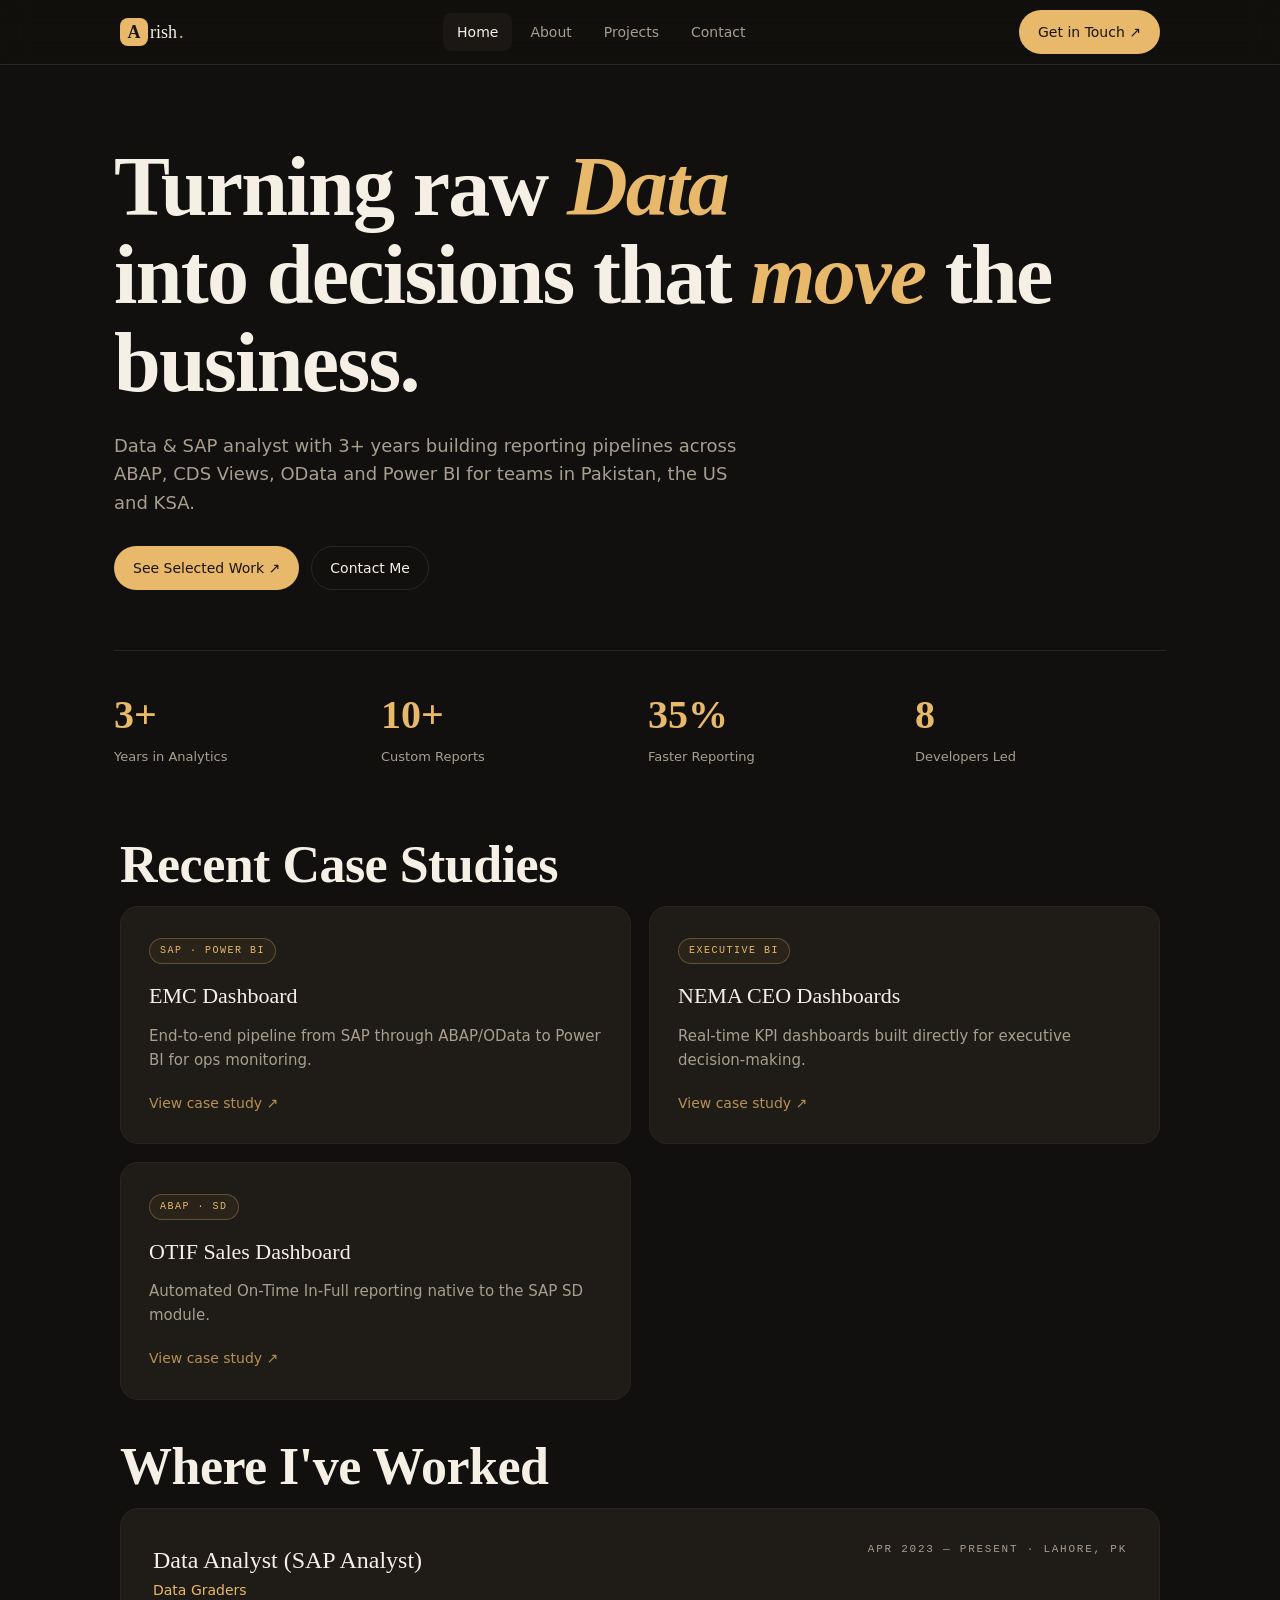
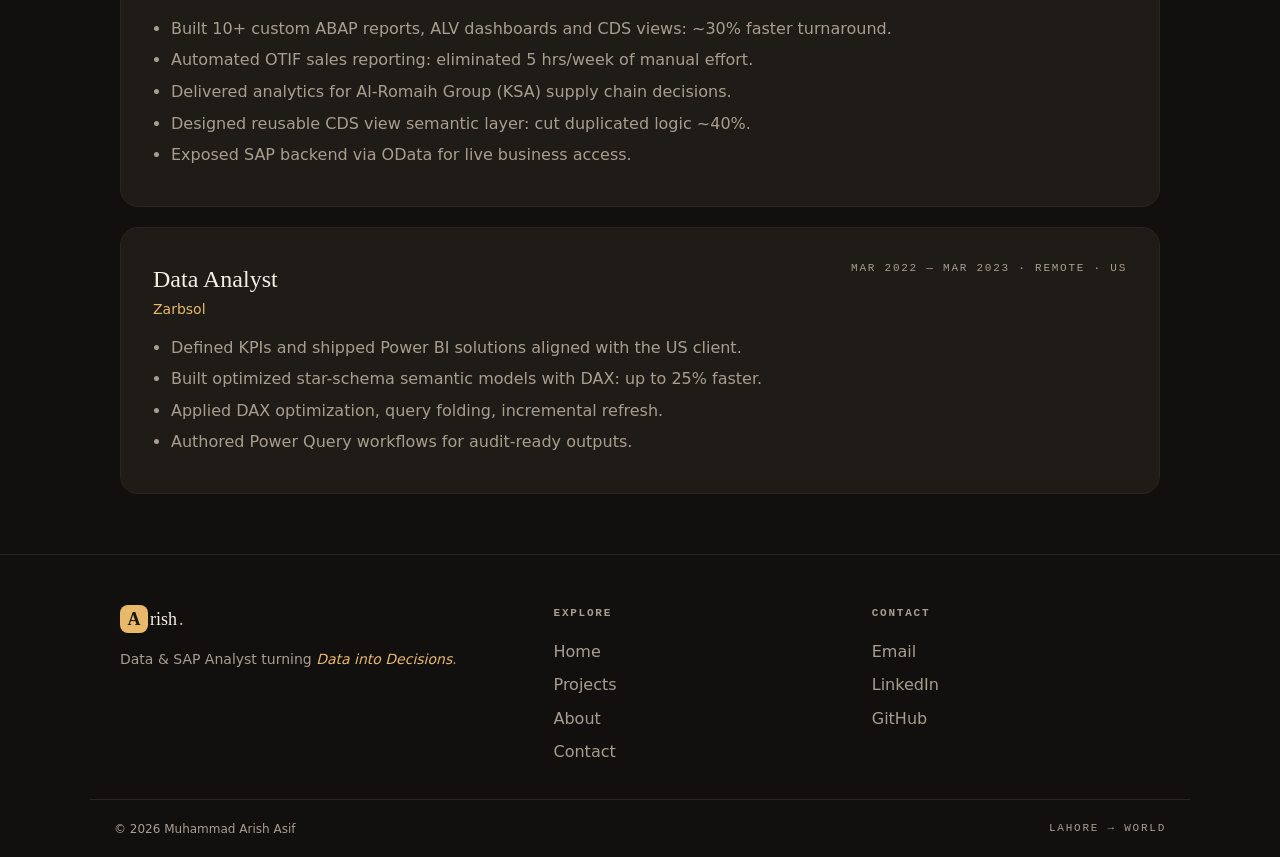
<file: index.html>
<!doctype html><html lang="en"><head>
<meta charset="utf-8"/><meta name="viewport" content="width=device-width,initial-scale=1"/>
<title>Muhammad Arish - Data & SAP Analyst</title>
<meta name="description" content="Portfolio of Muhammad Arish Asif — Data Analyst & SAP specialist."/>
<link rel="stylesheet" href="styles.css"/>
</head><body>
<main>
  <section class="hero wrap" id="hero"></section>
  <section class="section wrap"><div class="section-head"><span class="eyebrow"></span><h2>Recent Case Studies</h2></div><div class="feat-grid" id="featGrid"></div></section>
  <section class="section wrap"><div class="section-head"><span class="eyebrow"></span><h2>Where I've Worked</h2></div><div class="exp-grid" id="expGrid"></div></section>
</main>
<script src="script.js"></script>
<script>Portfolio.boot('home', Portfolio.renderHome);</script>
</body></html>
</file>
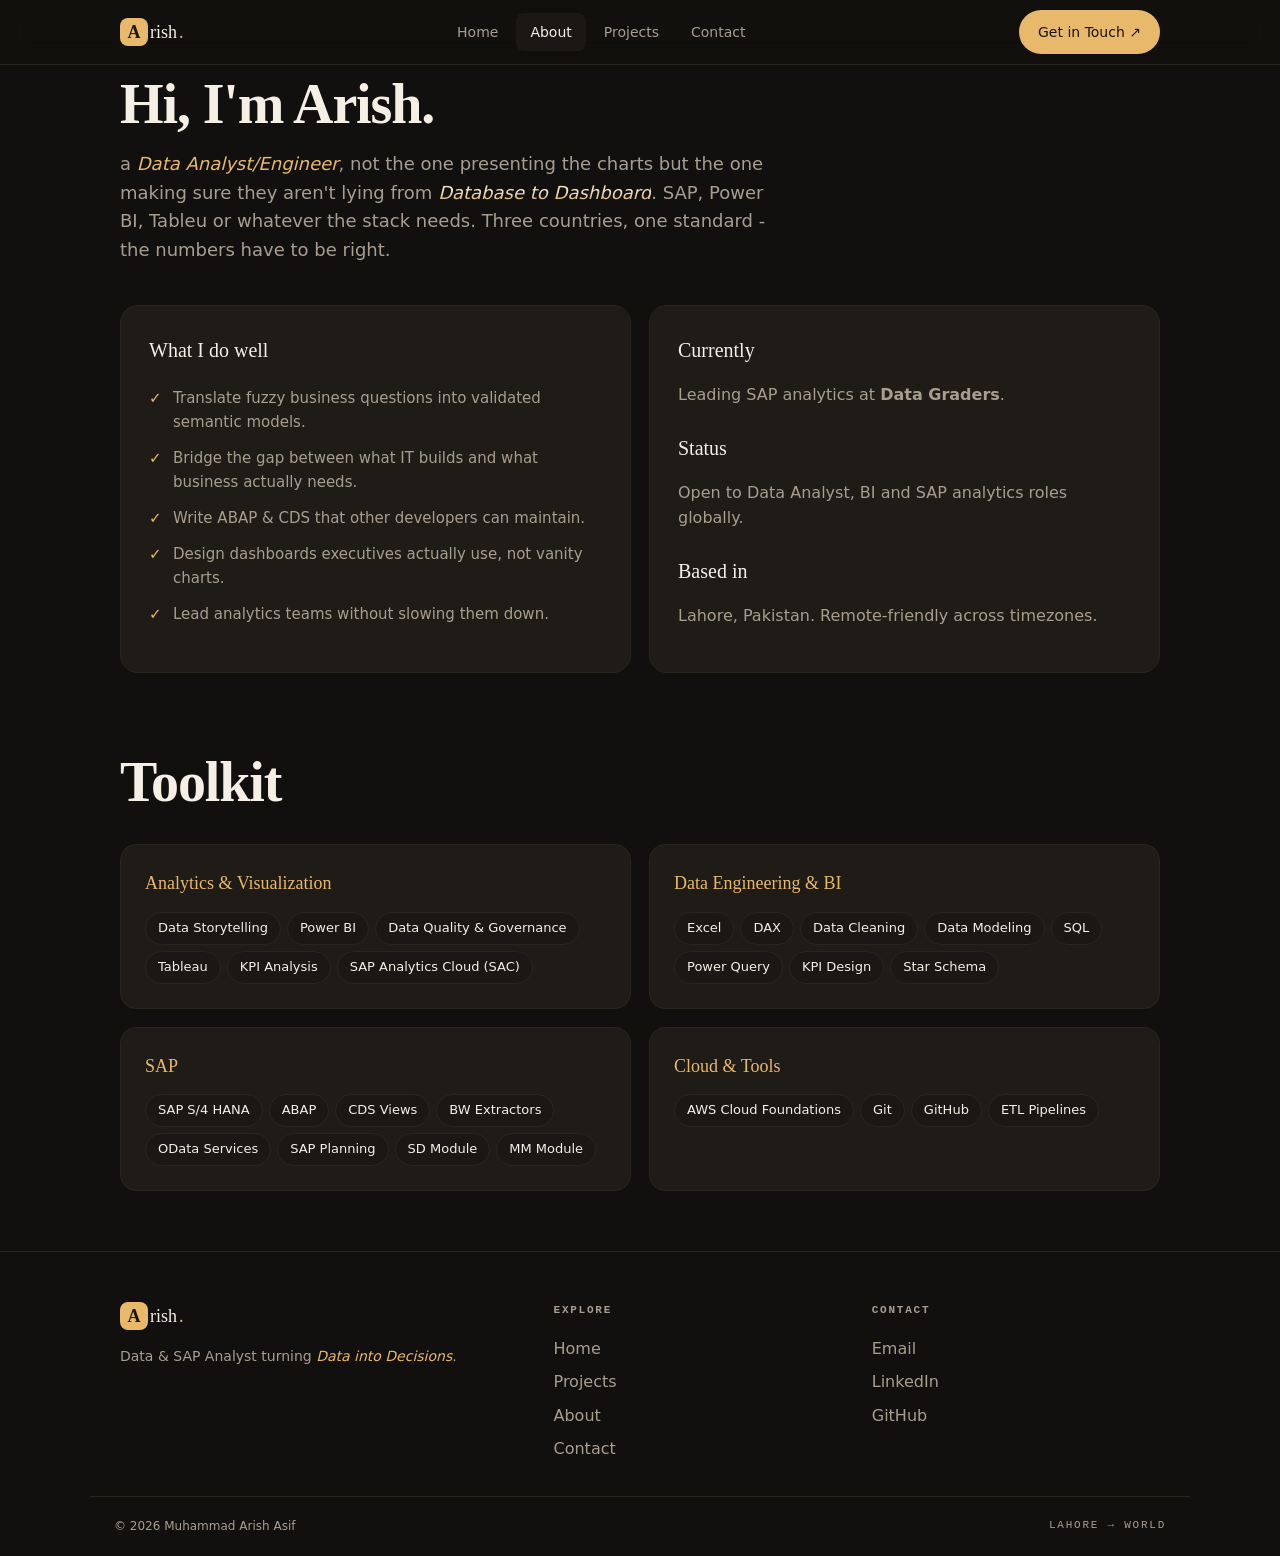
<file: about.html>
<!doctype html><html lang="en"><head>
<meta charset="utf-8"/><meta name="viewport" content="width=device-width,initial-scale=1"/>
<title>About — Muhammad Arish</title>
<meta name="description" content="About Muhammad Arish — data & SAP analyst based in Lahore."/>
<link rel="stylesheet" href="styles.css"/>
</head><body>
<main class="wrap section" id="about"></main>
<script src="script.js"></script>
<script>Portfolio.boot('about', Portfolio.renderAbout);</script>
</body></html>
</file>
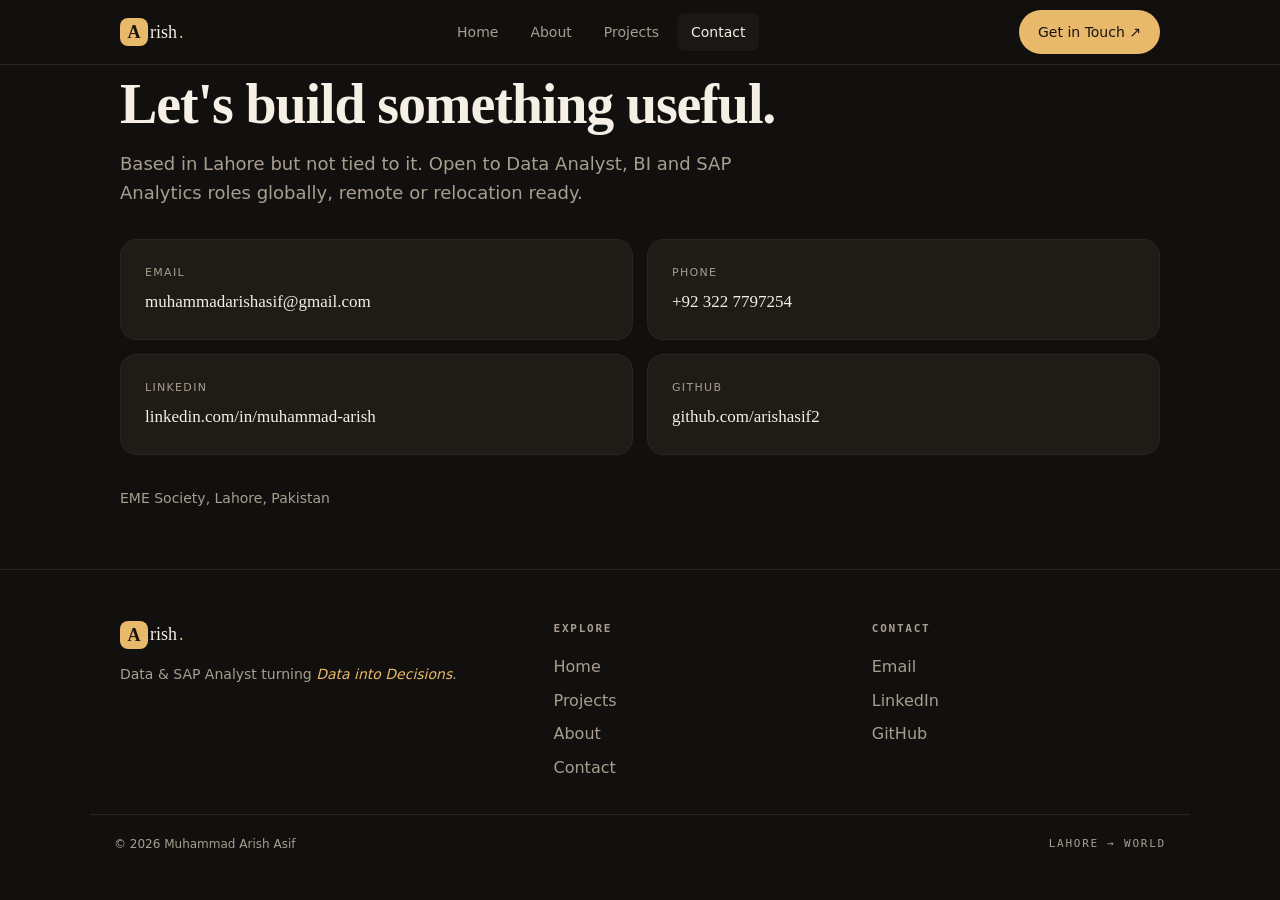
<file: contact.html>
<!doctype html><html lang="en"><head>
<meta charset="utf-8"/><meta name="viewport" content="width=device-width,initial-scale=1"/>
<title>Contact — Muhammad Arish</title>
<meta name="description" content="Get in touch with Muhammad Arish."/>
<link rel="stylesheet" href="styles.css"/>
</head><body>
<main class="wrap section" id="contact"></main>
<script src="script.js"></script>
<script>Portfolio.boot('contact', Portfolio.renderContact);</script>
</body></html>
</file>
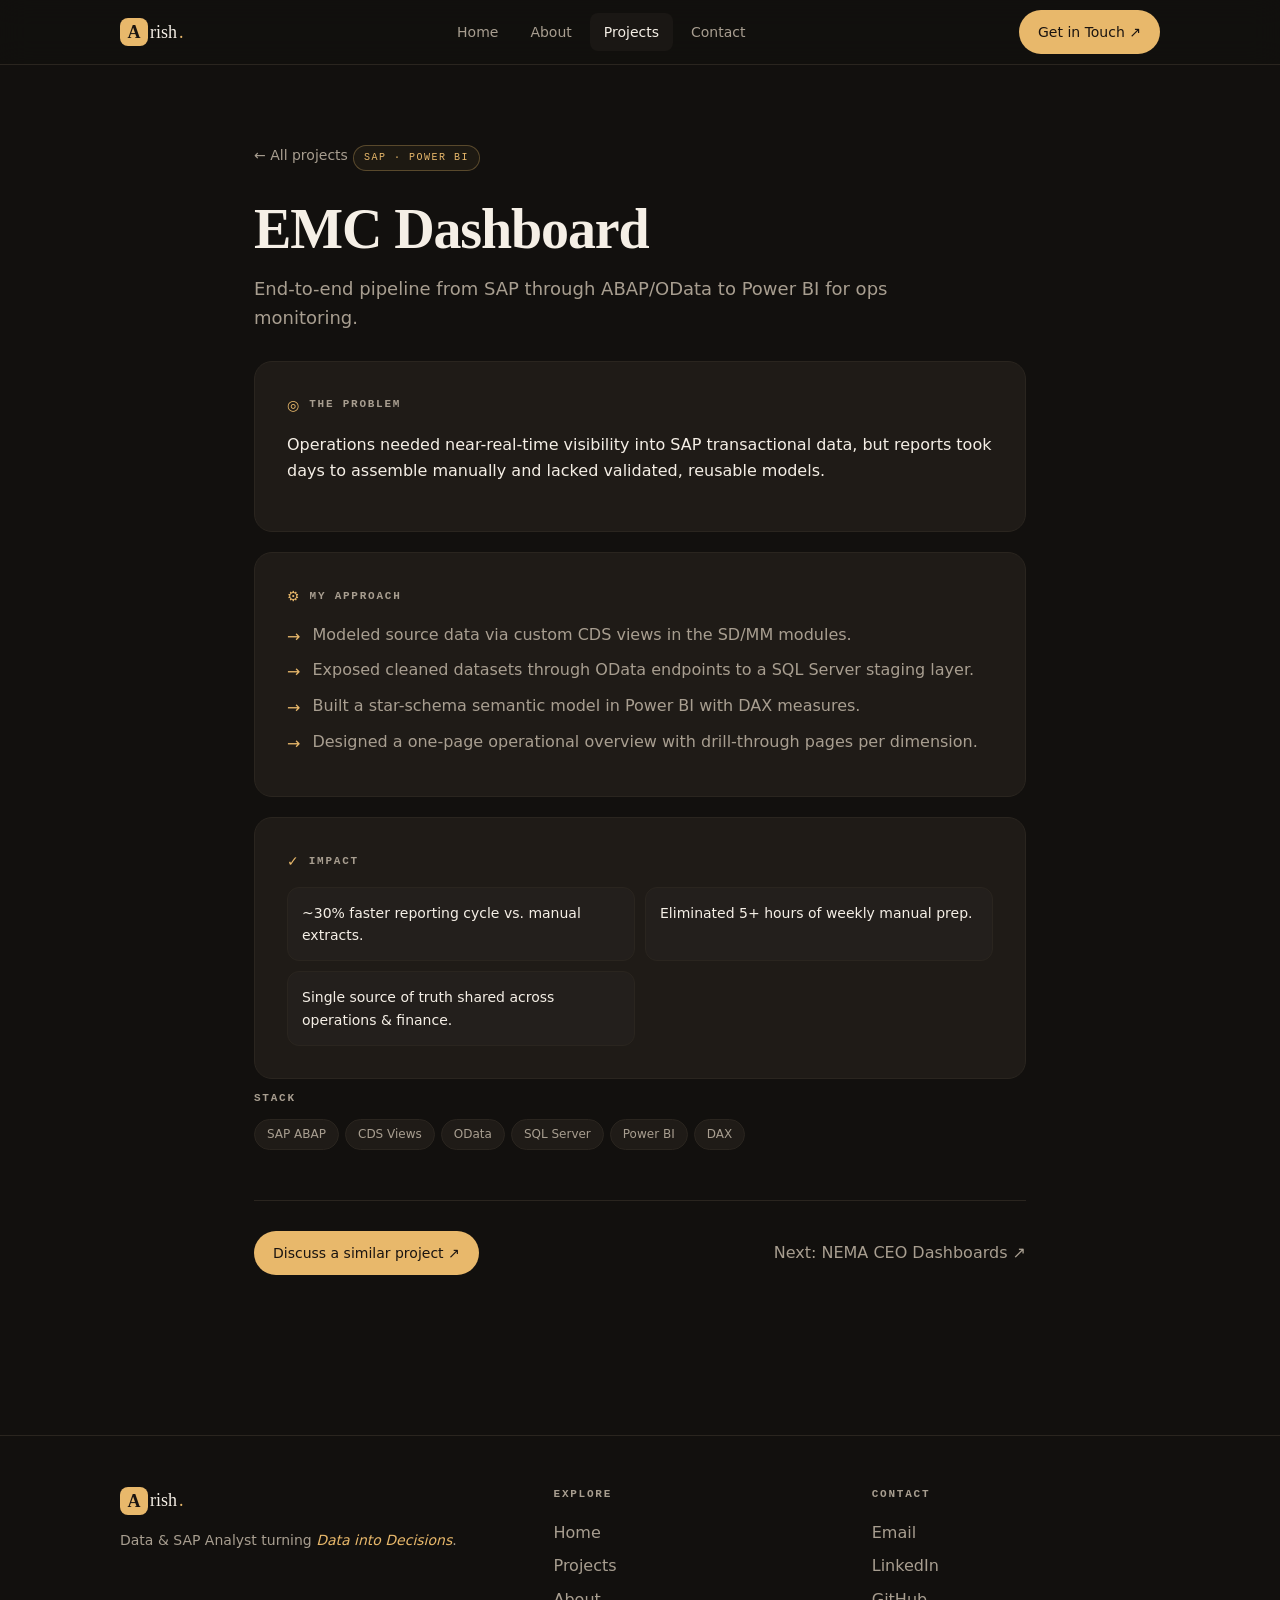
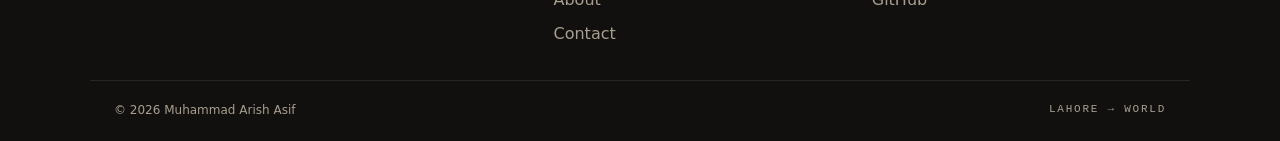
<file: emc-dashboard.html>
<!doctype html><html lang="en"><head>
<meta charset="utf-8"/><meta name="viewport" content="width=device-width,initial-scale=1"/>
<title>Case study — Muhammad Arish</title>
<link rel="stylesheet" href="../styles.css"/>
</head><body>
<main class="case-wrap" id="case"></main>
<script src="../script.js"></script>
<script>Portfolio.boot('projects', () => Portfolio.renderCase('emc-dashboard'));</script>
</body></html>
</file>
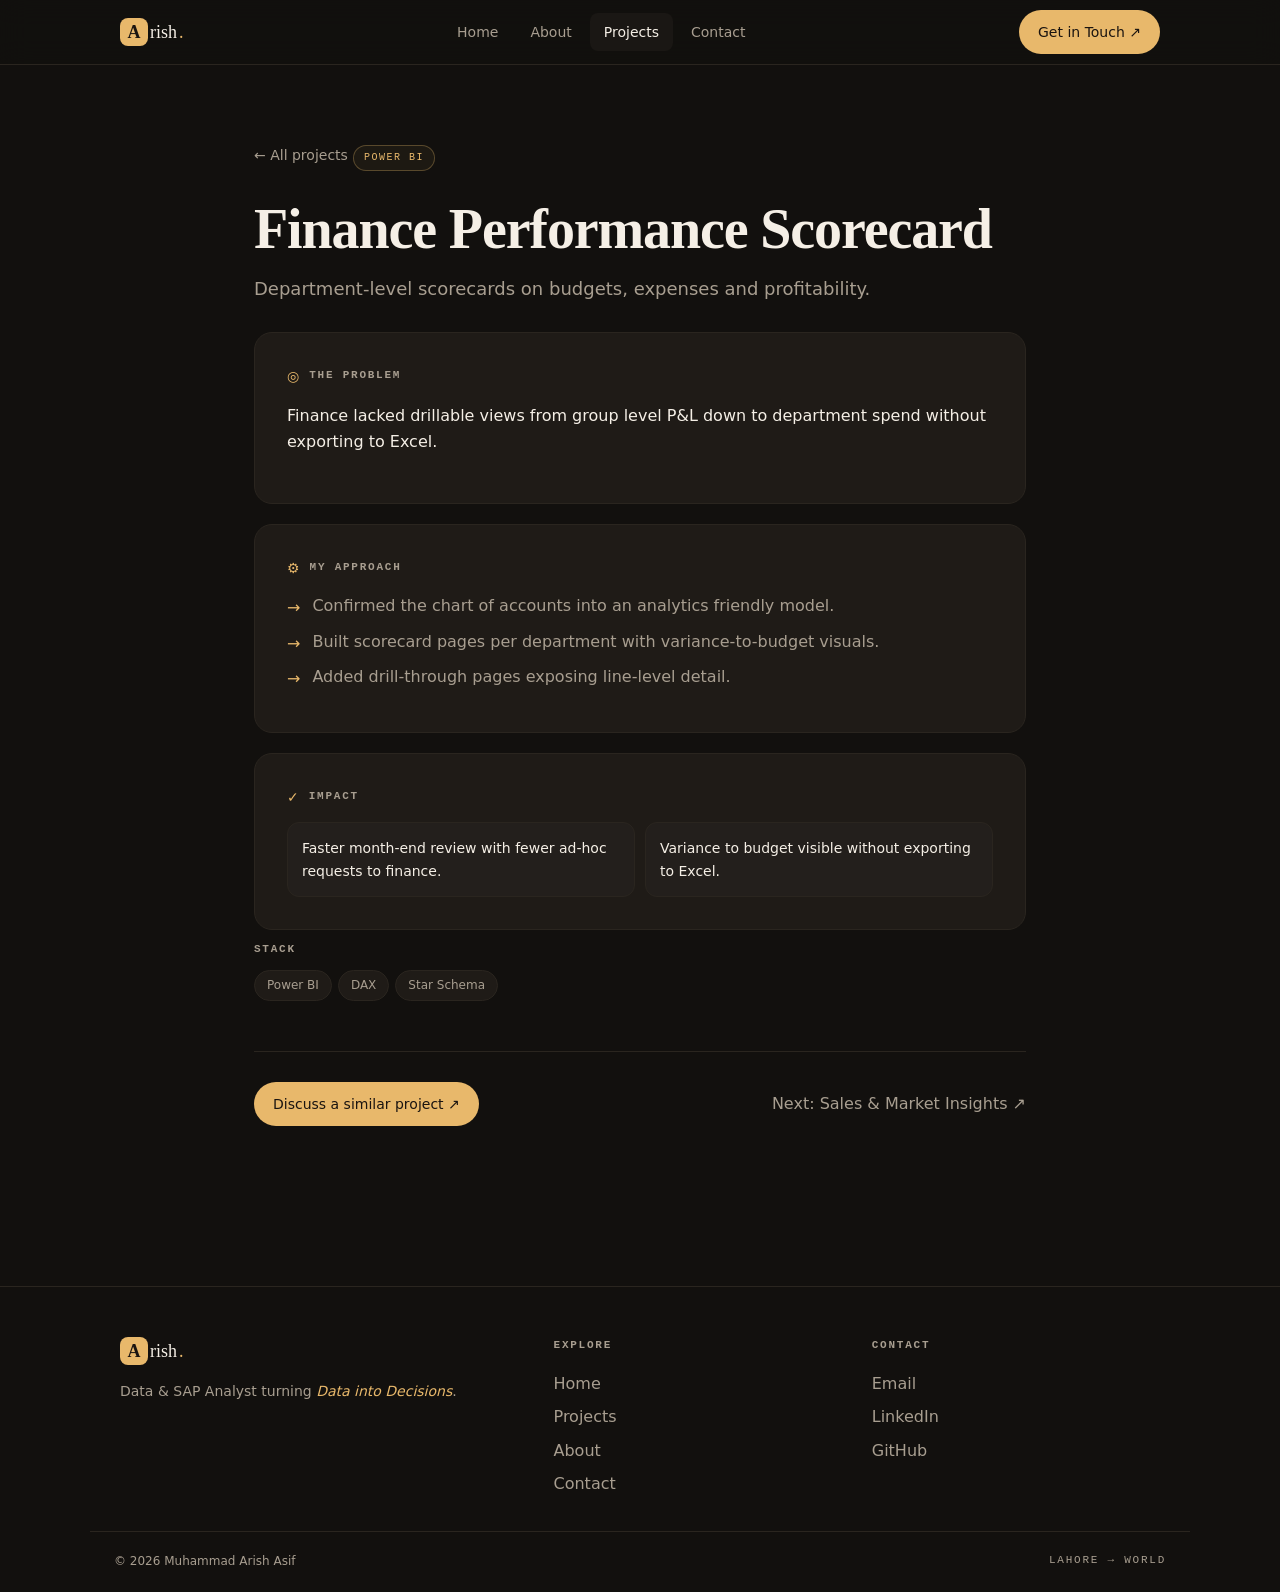
<file: finance-scorecard.html>
<!doctype html><html lang="en"><head>
<meta charset="utf-8"/><meta name="viewport" content="width=device-width,initial-scale=1"/>
<title>Case study — Muhammad Arish</title>
<link rel="stylesheet" href="../styles.css"/>
</head><body>
<main class="case-wrap" id="case"></main>
<script src="../script.js"></script>
<script>Portfolio.boot('projects', () => Portfolio.renderCase('finance-scorecard'));</script>
</body></html>
</file>
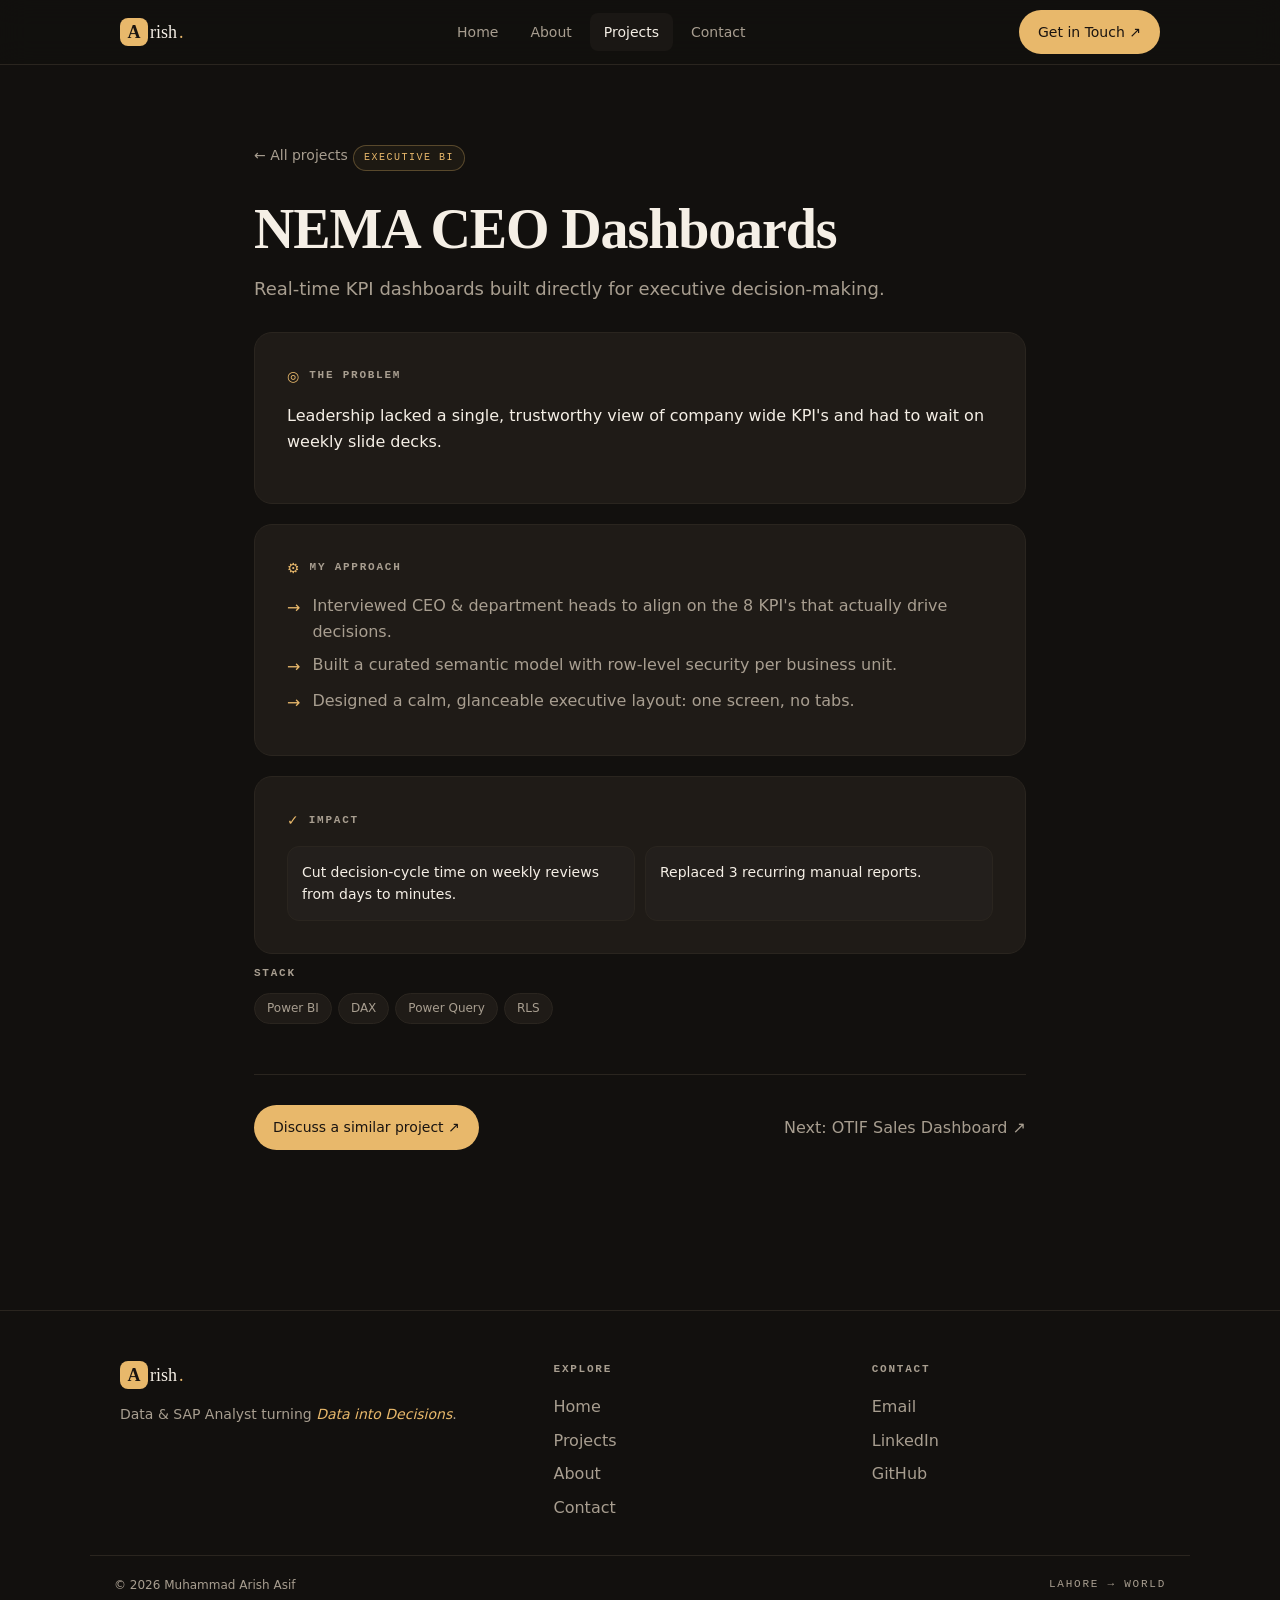
<file: nema-ceo-dashboards.html>
<!doctype html><html lang="en"><head>
<meta charset="utf-8"/><meta name="viewport" content="width=device-width,initial-scale=1"/>
<title>Case study — Muhammad Arish</title>
<link rel="stylesheet" href="../styles.css"/>
</head><body>
<main class="case-wrap" id="case"></main>
<script src="../script.js"></script>
<script>Portfolio.boot('projects', () => Portfolio.renderCase('nema-ceo-dashboards'));</script>
</body></html>
</file>
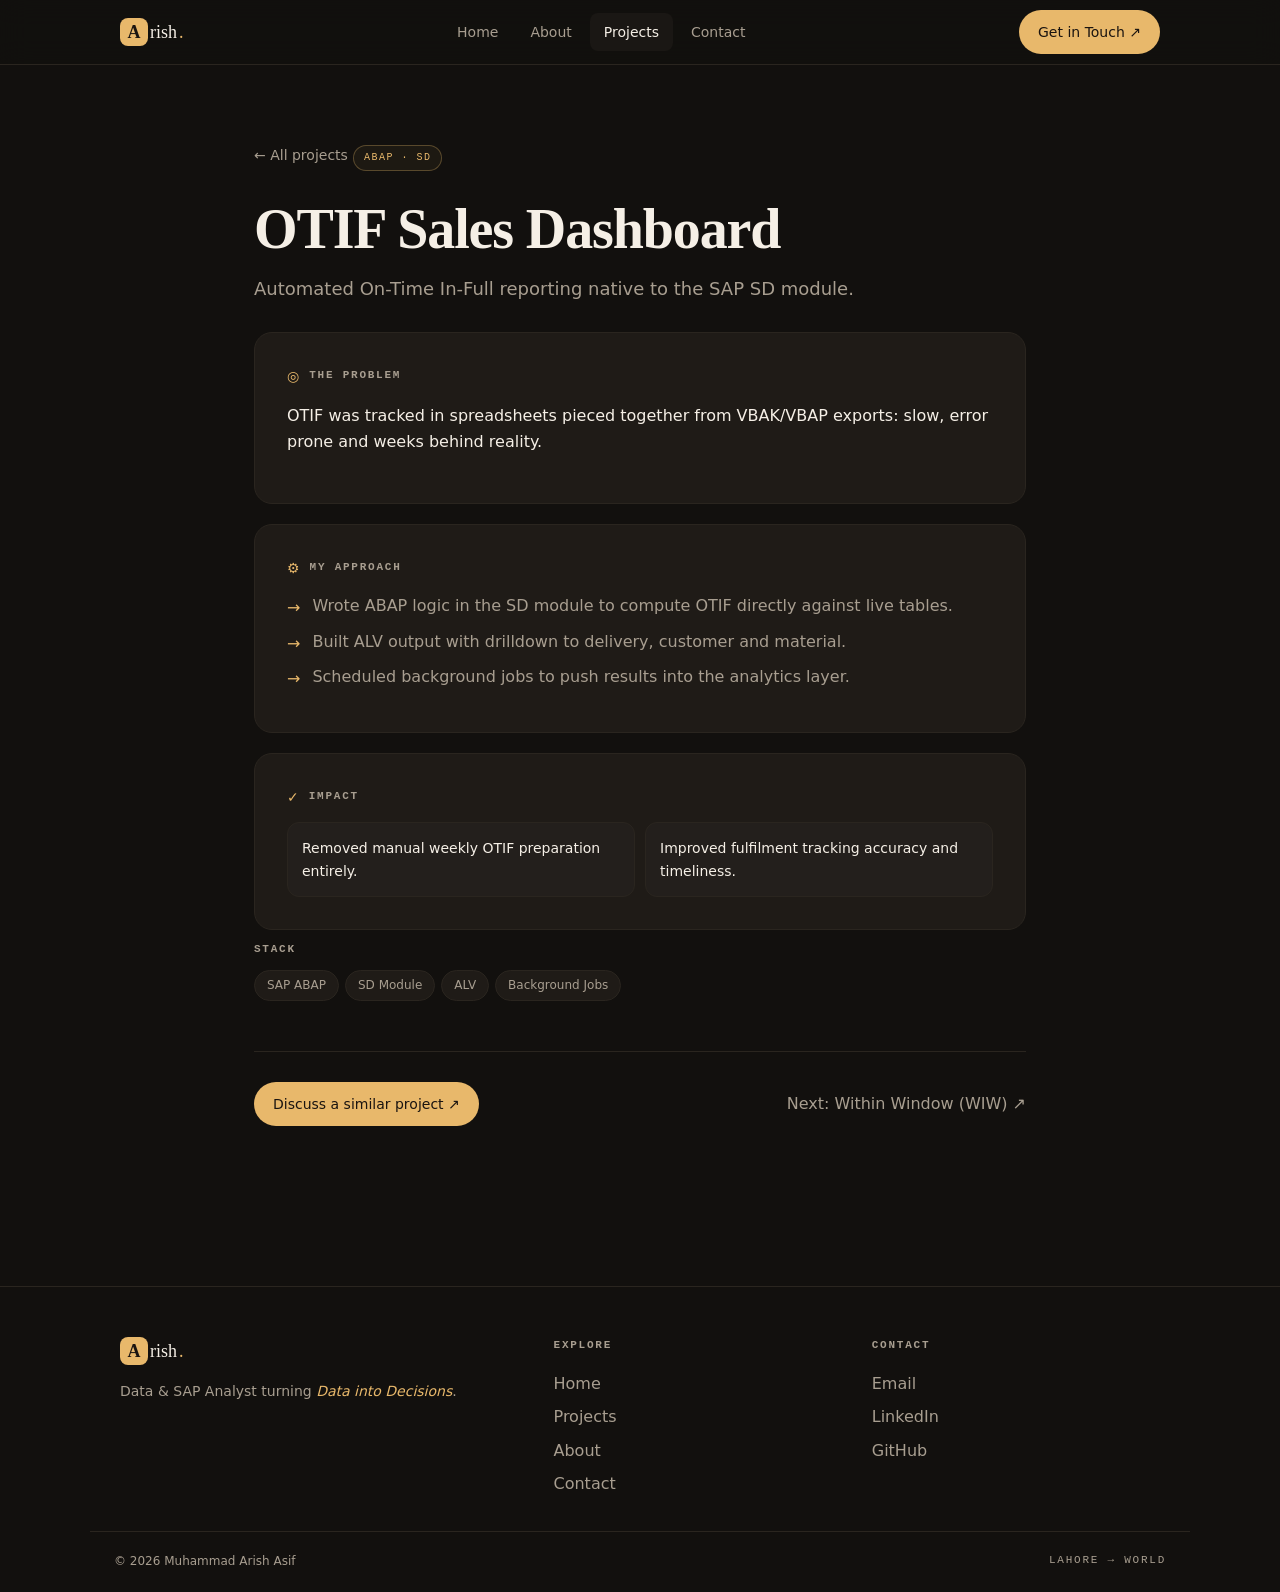
<file: otif-sales.html>
<!doctype html><html lang="en"><head>
<meta charset="utf-8"/><meta name="viewport" content="width=device-width,initial-scale=1"/>
<title>Case study — Muhammad Arish</title>
<link rel="stylesheet" href="../styles.css"/>
</head><body>
<main class="case-wrap" id="case"></main>
<script src="../script.js"></script>
<script>Portfolio.boot('projects', () => Portfolio.renderCase('otif-sales'));</script>
</body></html>
</file>
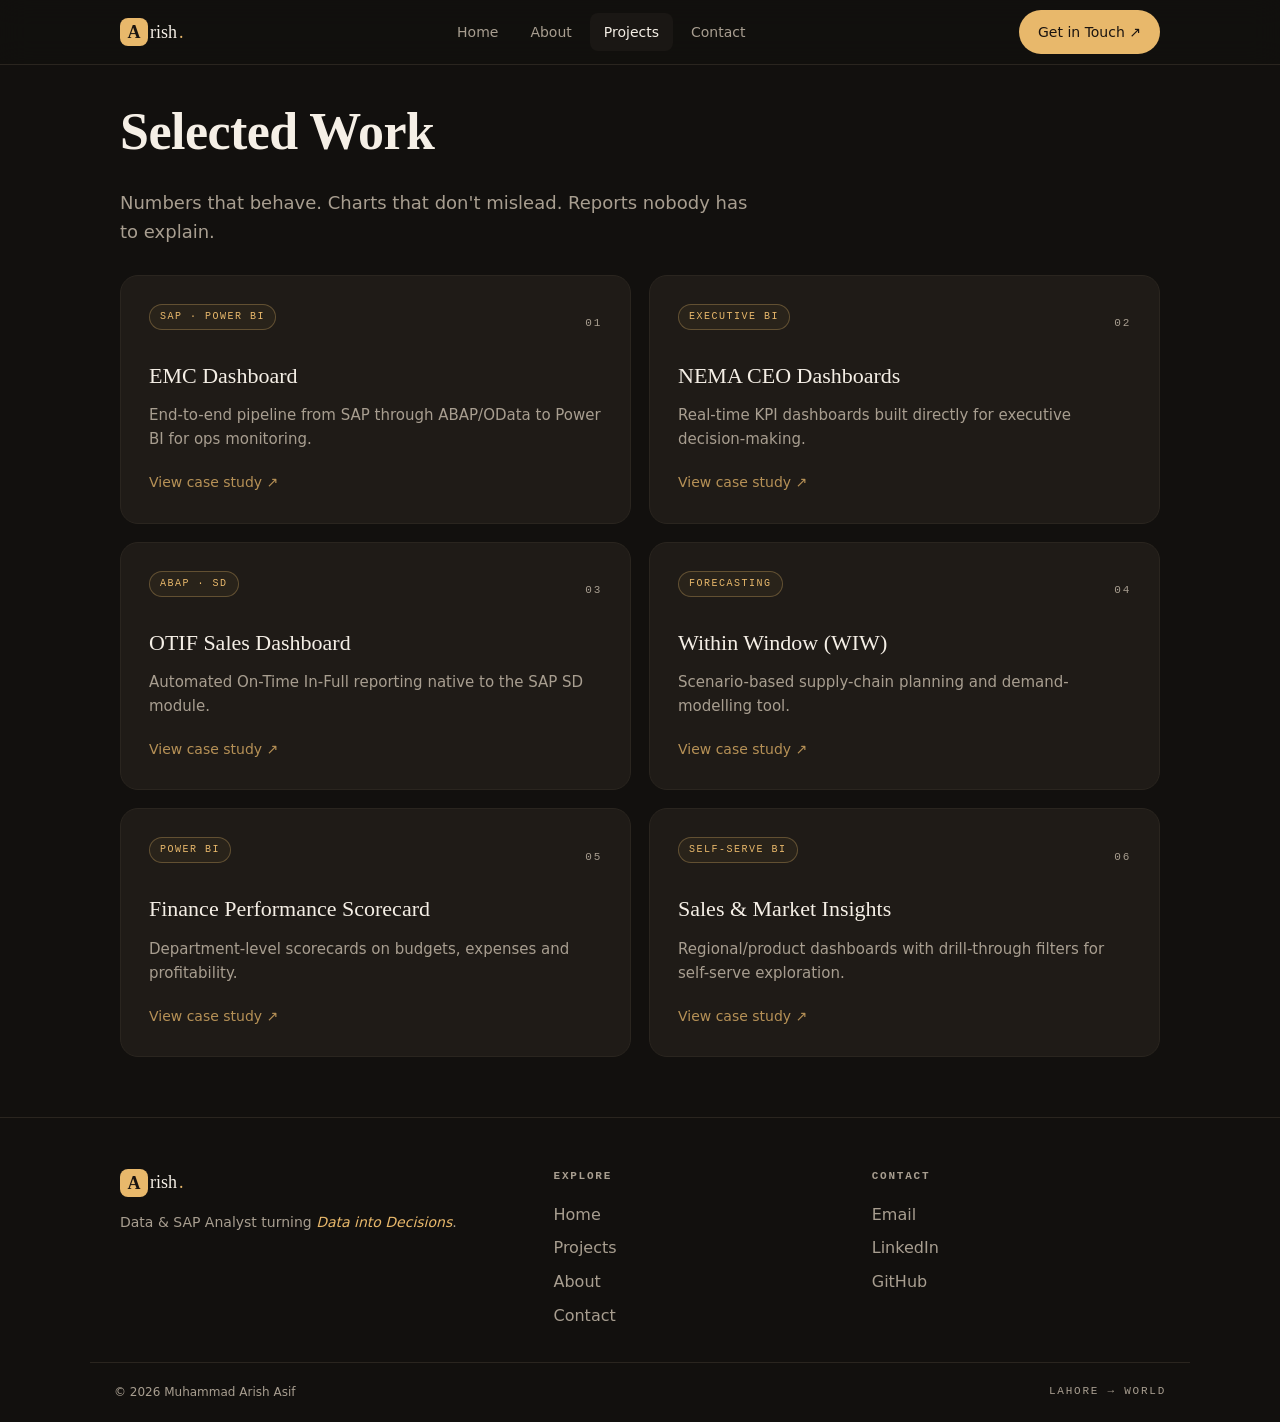
<file: projects.html>
<!doctype html><html lang="en"><head>
<meta charset="utf-8"/><meta name="viewport" content="width=device-width,initial-scale=1"/>
<title>Projects — Muhammad Arish</title>
<meta name="description" content="Selected SAP, Power BI and analytics case studies."/>
<link rel="stylesheet" href="styles.css"/>
</head><body>
<main class="wrap section">
  <div class="section-head"><span class="eyebrow"></span><h2>Selected Work</h2>
    <p class="lede" style="margin-top:16px">Numbers that behave. Charts that don't mislead. Reports nobody has to explain.</p>
  </div>
  <div class="proj-grid" id="projGrid"></div>
</main>
<script src="script.js"></script>
<script>Portfolio.boot('projects', Portfolio.renderProjects);</script>
</body></html>
</file>
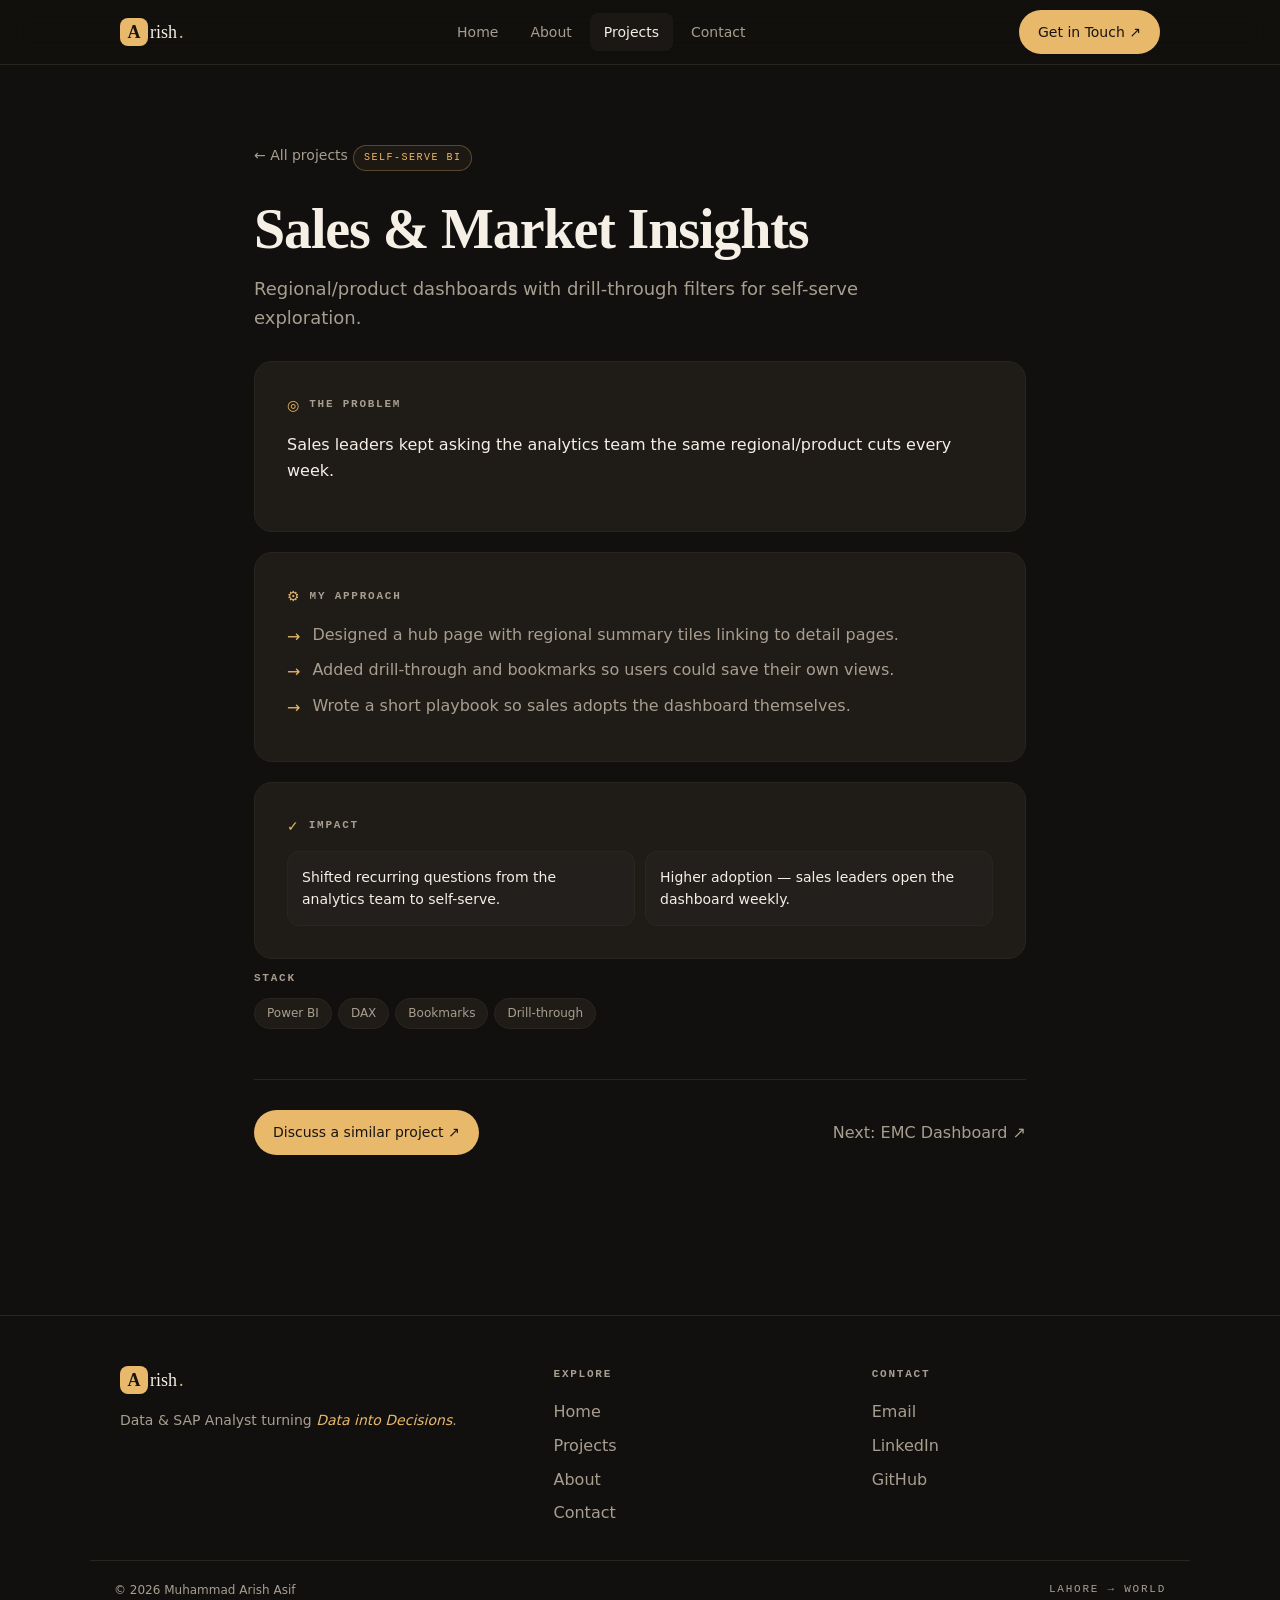
<file: sales-market-insights.html>
<!doctype html><html lang="en"><head>
<meta charset="utf-8"/><meta name="viewport" content="width=device-width,initial-scale=1"/>
<title>Case study — Muhammad Arish</title>
<link rel="stylesheet" href="../styles.css"/>
</head><body>
<main class="case-wrap" id="case"></main>
<script src="../script.js"></script>
<script>Portfolio.boot('projects', () => Portfolio.renderCase('sales-market-insights'));</script>
</body></html>
</file>
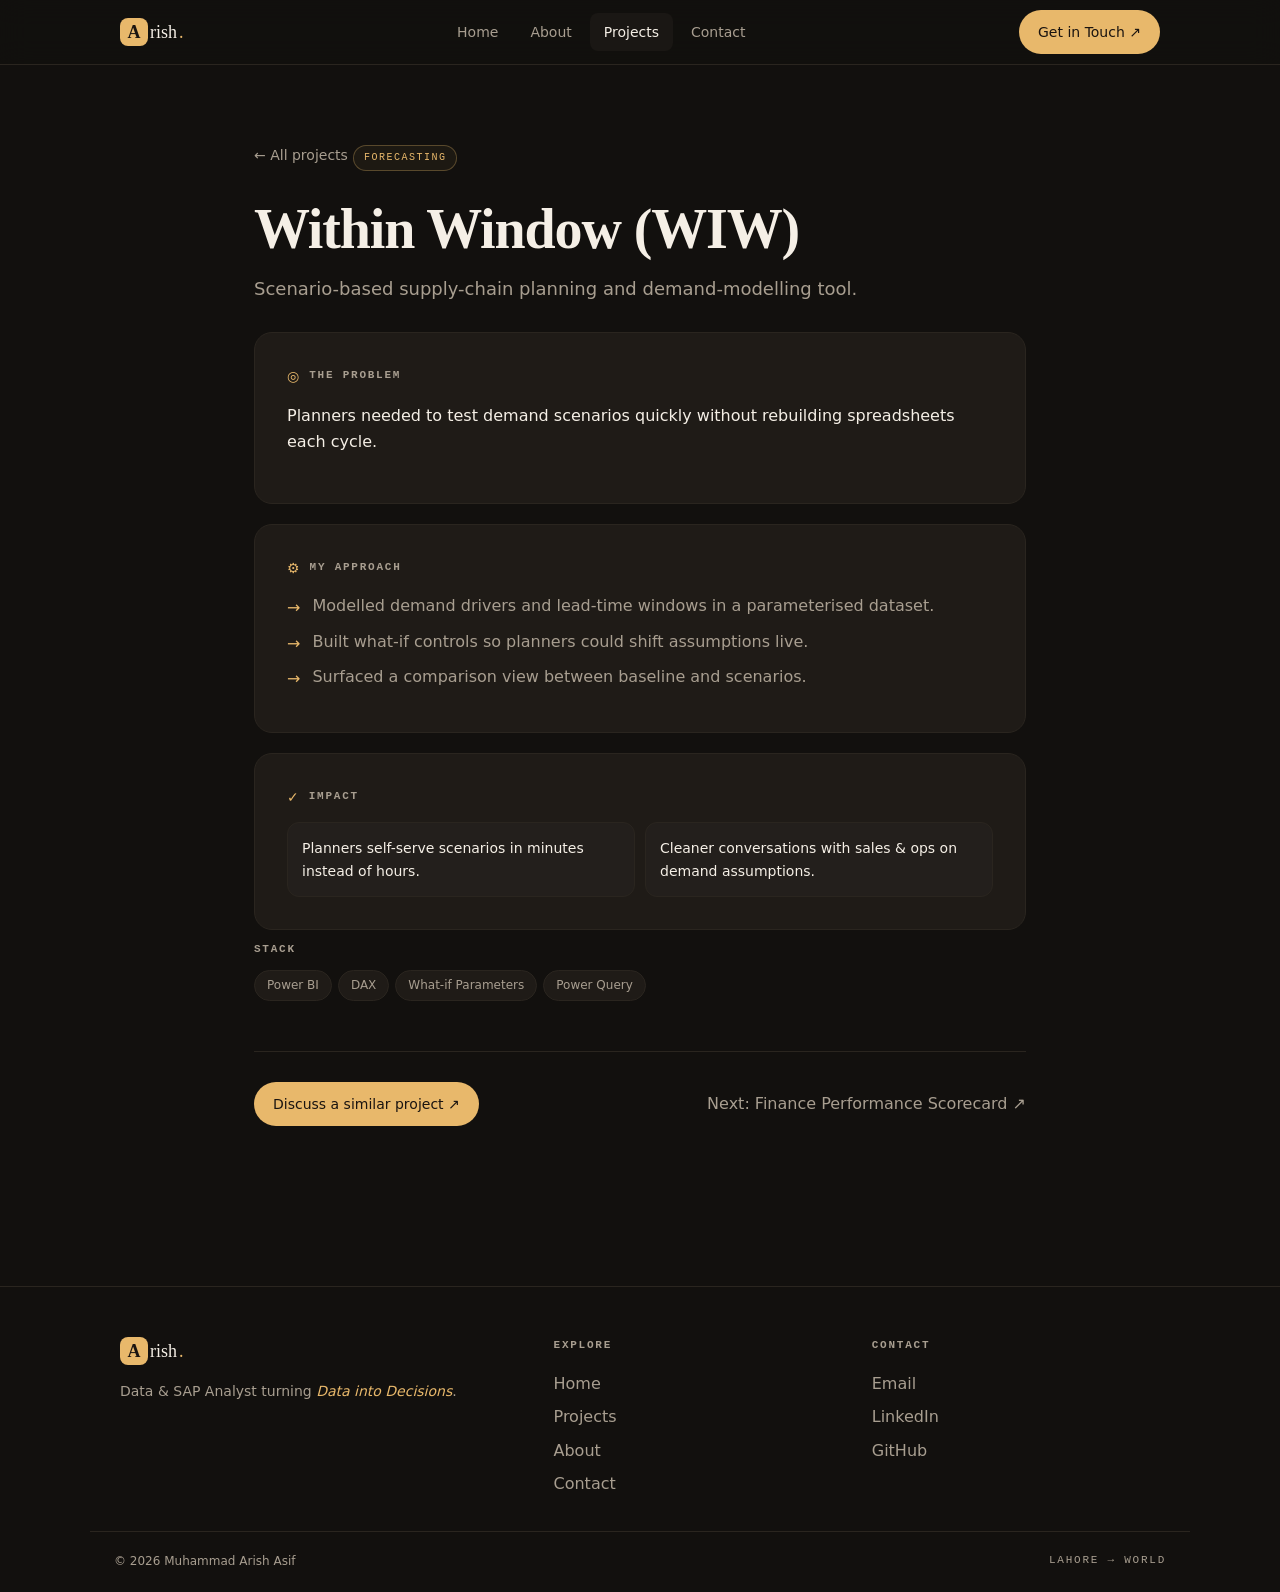
<file: within-window.html>
<!doctype html><html lang="en"><head>
<meta charset="utf-8"/><meta name="viewport" content="width=device-width,initial-scale=1"/>
<title>Case study — Muhammad Arish</title>
<link rel="stylesheet" href="../styles.css"/>
</head><body>
<main class="case-wrap" id="case"></main>
<script src="../script.js"></script>
<script>Portfolio.boot('projects', () => Portfolio.renderCase('within-window'));</script>
</body></html>
</file>
<file: styles.css>
:root{
  --bg:#12100e; --surface:#1a1714; --card:#1f1b17; --border:#2a251f;
  --fg:#f5efe6; --muted:#a89e90;
  --primary:#e8b86b; --primary-fg:#1a1410; --accent:#e89b6b;
  --shadow-soft:0 1px 2px rgba(0,0,0,.35),0 8px 24px -12px rgba(0,0,0,.4);
  --shadow-glow:0 0 40px rgba(232,184,107,.25);
  --ease:cubic-bezier(.25,1,.5,1);
}
*{box-sizing:border-box}
html{scroll-behavior:smooth}
body{margin:0;background:var(--bg);color:var(--fg);font-family:Inter,system-ui,sans-serif;line-height:1.6;-webkit-font-smoothing:antialiased}
@import url('https://fonts.googleapis.com/css2?family=Fraunces:opsz,wght@9..144,400;9..144,500;9..144,600;9..144,700&family=Inter:wght@400;500;600&family=JetBrains+Mono:wght@400;500&display=swap');
a{color:inherit;text-decoration:none}
em{font-style:italic;color:var(--primary)}
ul{margin:0;padding:0;list-style:none}
.wrap{max-width:1100px;margin:0 auto;padding:0 30px}
.muted{color:var(--muted)} .small{font-size:14px}
.mono{font-family:'JetBrains Mono',monospace;font-size:11px;letter-spacing:.16em;text-transform:uppercase;color:var(--muted)}
.eyebrow{font-family:'JetBrains Mono',monospace;font-size:11px;letter-spacing:.18em;text-transform:uppercase;color:var(--primary)}

/* NAV */
.nav{position:sticky;top:0;z-index:40;backdrop-filter:blur(14px);background:rgba(18,16,14,.75);border-bottom:1px solid var(--border)}
.nav-inner{height:64px;display:flex;align-items:center;justify-content:space-between;gap:16px}
.brand{font-family:Fraunces,serif;font-size:18px;display:inline-flex;align-items:center;gap:2px}
.brand-mark{display:grid;place-items:center;width:28px;height:28px;border-radius:8px;background:var(--primary);color:var(--primary-fg);font-weight:700}
.dot{color:var(--primary)}
.nav-links{display:flex;gap:4px}
.nav-links a{padding:8px 14px;border-radius:8px;color:var(--muted);font-size:14px;transition:.2s}
.nav-links a:hover,.nav-links a.active{color:var(--fg);background:var(--surface)}
.btn{display:inline-flex;align-items:center;gap:6px;padding:10px 18px;border-radius:999px;font-size:14px;font-weight:500;transition:.25s var(--ease);border:1px solid transparent;cursor:pointer}
.btn-primary{background:var(--primary);color:var(--primary-fg)}
.btn-primary:hover{box-shadow:var(--shadow-glow);transform:translateY(-1px)}
.btn-ghost{border-color:var(--border);color:var(--fg)}
.btn-ghost:hover{background:var(--surface)}
.menu-btn{display:none;background:none;border:1px solid var(--border);color:var(--fg);width:40px;height:40px;border-radius:8px;font-size:18px;cursor:pointer}
.nav-mobile{display:none;flex-direction:column;padding:12px 24px;border-top:1px solid var(--border);background:var(--card)}
.nav-mobile a{padding:10px 0;color:var(--muted)}
.nav-mobile.open{display:flex}
@media(max-width:768px){.nav-links,.hide-sm{display:none}.menu-btn{display:block}}

/* HERO + TYPE */
.hero{padding:60px 24px 30px}
.display{font-family:Fraunces,serif;font-weight:600;font-size:clamp(40px,7vw,84px);line-height:1.05;letter-spacing:-.02em;margin:18px 0 24px}
.display.sm{font-size:clamp(32px,5vw,56px);margin:10px 0 16px}
.lede{font-size:18px;color:var(--muted);max-width:650px;margin:0 0 28px}
.section-head h2{font-family:Fraunces,serif;font-size:clamp(32px,5vw,52px);margin:25px 0 0;font-weight:600;letter-spacing:-.01em}
.cta-row{display:flex;gap:12px;flex-wrap:wrap;margin-bottom:60px}

/* STATS */
.stats{display:grid;grid-template-columns:repeat(4,1fr);gap:16px;border-top:1px solid var(--border);padding-top:32px}
.stat-k{font-family:Fraunces,serif;font-size:40px;color:var(--primary);font-weight:600}
.stat-v{font-size:13px;color:var(--muted)}
@media(max-width:640px){.stats{grid-template-columns:repeat(2,1fr)}.stat-k{font-size:32px}}

/* EXPERIENCE */
.exp-grid{display:grid;gap:20px}
.exp{background:var(--card);border:1px solid var(--border);border-radius:18px;padding:32px;transition:.3s var(--ease)}
.exp:hover{transform:translateY(-3px);box-shadow:var(--shadow-soft);border-color:rgba(232,184,107,.3)}
.exp-head{display:flex;justify-content:space-between;flex-wrap:wrap;gap:8px;margin-bottom:14px}
.exp-role{font-family:Fraunces,serif;font-size:24px}
.exp-co{color:var(--primary);font-weight:500;font-size:14px}
.exp ul{padding-left:18px;color:var(--muted);list-style:disc}
.exp li{margin:6px 0}

/* PROJECTS / CARDS */
.proj-grid,.feat-grid{display:grid;grid-template-columns:repeat(2,1fr);gap:18px}
@media(max-width:720px){.proj-grid,.feat-grid{grid-template-columns:1fr}}
.proj{display:block;background:var(--card);border:1px solid var(--border);border-radius:18px;padding:28px;transition:.3s var(--ease)}
.proj:hover{transform:translateY(-3px);box-shadow:var(--shadow-soft);border-color:rgba(232,184,107,.4)}
.proj-head{display:flex;justify-content:space-between;align-items:center;margin-bottom:14px}
.proj-tag{display:inline-block;font-family:'JetBrains Mono',monospace;font-size:10px;letter-spacing:.15em;text-transform:uppercase;color:var(--primary);border:1px solid rgba(232,184,107,.3);background:rgba(232,184,107,.05);padding:4px 10px;border-radius:999px;margin-bottom:14px}
.proj h3{font-family:Fraunces,serif;font-size:22px;margin:0 0 10px;font-weight:500}
.proj p{color:var(--muted);margin:0 0 18px;font-size:15px}
.link-cta{font-size:14px;color:var(--primary);opacity:.75;transition:.2s}
.proj:hover .link-cta{opacity:1}

/* CASE STUDY */
.case-wrap{max-width:820px;margin:0 auto;padding:60px 24px 100px}
.back-link{display:inline-flex;align-items:center;gap:6px;color:var(--muted);font-size:14px;margin-bottom:24px;transition:.2s}
.back-link:hover{color:var(--primary)}
.case-block{background:var(--card);border:1px solid var(--border);border-radius:18px;padding:32px;margin-top:20px}
.case-head{display:flex;align-items:center;gap:10px;margin-bottom:14px;color:var(--primary)}
.case-head h2{margin:0;color:var(--muted)}
.dot-icon{font-size:14px}
.arrow-list li{display:flex;gap:12px;color:var(--muted);margin:8px 0;line-height:1.6}
.arrow-list span{color:var(--primary);flex-shrink:0;margin-top:2px}
.impact-grid{display:grid;gap:10px;grid-template-columns:repeat(2,1fr)}
@media(max-width:600px){.impact-grid{grid-template-columns:1fr}}
.impact-grid li{border:1px solid var(--border);background:rgba(255,255,255,.02);padding:14px;border-radius:12px;font-size:14px}
.proj-stack{display:flex;flex-wrap:wrap;gap:6px;margin-top:10px}
.proj-stack span{font-size:12px;border:1px solid var(--border);padding:5px 12px;border-radius:999px;color:var(--muted);background:var(--card)}
.case-foot{display:flex;justify-content:space-between;align-items:center;flex-wrap:wrap;gap:14px;margin-top:50px;padding-top:30px;border-top:1px solid var(--border)}

/* SKILLS / ABOUT */
.about-grid{display:grid;grid-template-columns:repeat(2,1fr);gap:18px;margin-top:40px}
@media(max-width:720px){.about-grid{grid-template-columns:1fr}}
.card{background:var(--card);border:1px solid var(--border);border-radius:18px;padding:28px}
.card h3{font-family:Fraunces,serif;font-size:20px;margin:0 0 14px;font-weight:500}
.check-list li{padding:6px 0 6px 24px;position:relative;color:var(--muted);font-size:15px}
.check-list li::before{content:"✓";position:absolute;left:0;color:var(--primary)}
.skills-grid{display:grid;grid-template-columns:repeat(2,1fr);gap:18px;margin-top:32px}
@media(max-width:720px){.skills-grid{grid-template-columns:1fr}}
.skill-card{background:var(--card);border:1px solid var(--border);border-radius:16px;padding:24px}
.skill-card h4{font-family:Fraunces,serif;font-size:18px;margin:0 0 14px;color:var(--primary);font-weight:500}
.chips{display:flex;flex-wrap:wrap;gap:6px}
.chips span{font-size:13px;background:var(--surface);border:1px solid var(--border);padding:5px 12px;border-radius:999px}

/* CONTACT */
.contact-grid{display:grid;grid-template-columns:repeat(2,1fr);gap:14px;margin-top:32px}
@media(max-width:640px){.contact-grid{grid-template-columns:1fr}}
.contact-card{display:flex;flex-direction:column;gap:6px;padding:24px;background:var(--card);border:1px solid var(--border);border-radius:16px;transition:.25s var(--ease)}
.contact-card:hover{border-color:var(--primary);transform:translateY(-2px)}
.contact-card span{color:var(--muted);font-size:11px;text-transform:uppercase;letter-spacing:.12em}
.contact-card b{font-family:Fraunces,serif;font-size:17px;font-weight:500}

/* FOOTER */
.footer{border-top:1px solid var(--border);margin-top:60px;padding:50px 0 0}
.foot-grid{display:grid;grid-template-columns:1.4fr 1fr 1fr;gap:30px;padding-bottom:30px}
@media(max-width:720px){.foot-grid{grid-template-columns:1fr}}
.foot-grid h4{margin:0 0 12px}
.foot-list li{padding:4px 0}
.foot-list a{color:var(--muted);transition:.2s}.foot-list a:hover{color:var(--primary)}
.foot-bottom{display:flex;justify-content:space-between;flex-wrap:wrap;gap:8px;padding:20px 24px;border-top:1px solid var(--border);font-size:12px;color:var(--muted)}

/* REVEAL */
.reveal{opacity:0;transform:translateY(20px);transition:opacity .7s var(--ease),transform .7s var(--ease)}
.reveal.in{opacity:1;transform:none}
</file>
